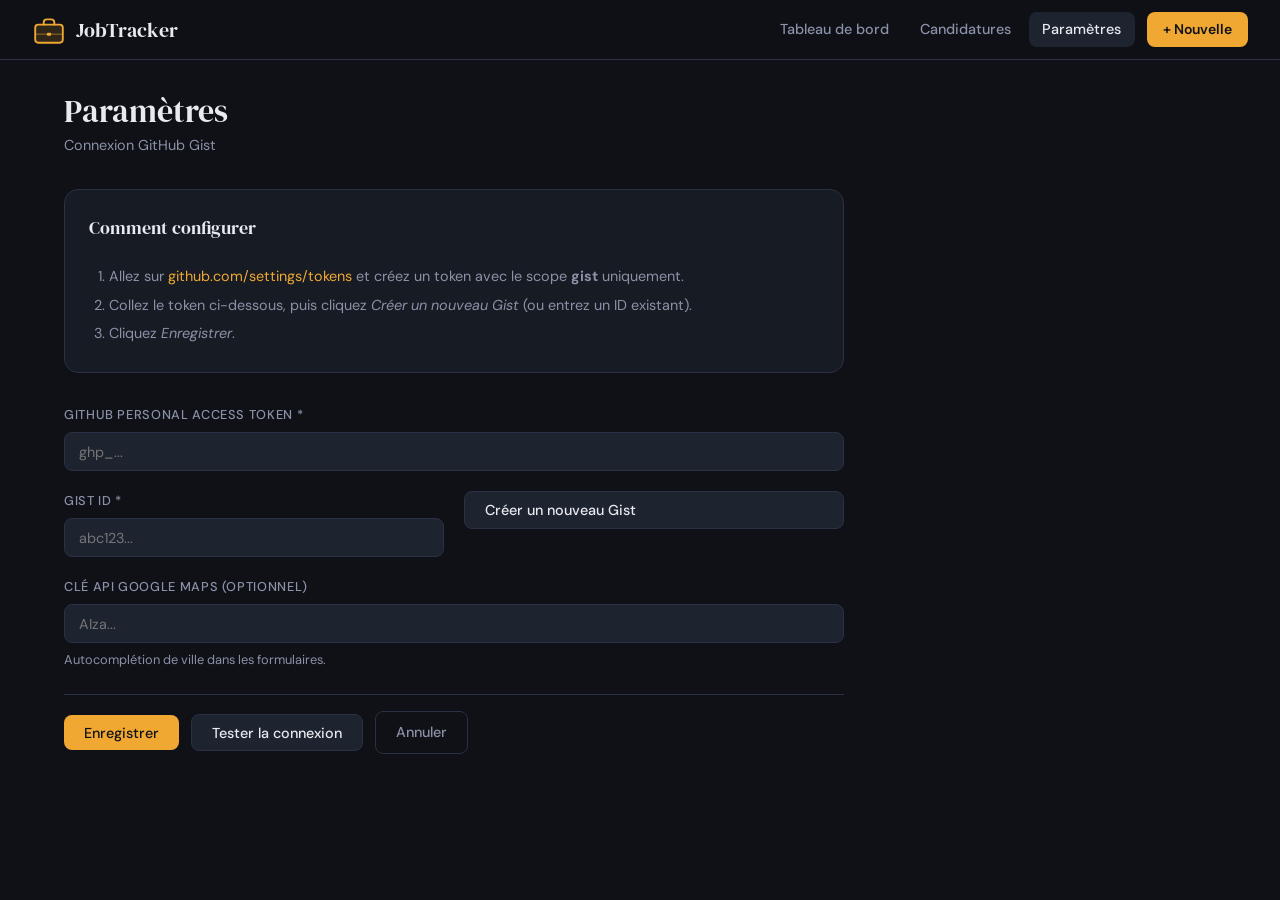
<file: index.html>
<!DOCTYPE html>
<html lang="fr">
<head>
  <meta charset="utf-8" />
  <meta name="viewport" content="width=device-width, initial-scale=1.0" />
  <title>Tableau de bord — JobTracker</title>
  <link rel="preconnect" href="https://fonts.googleapis.com">
  <link href="https://fonts.googleapis.com/css2?family=DM+Serif+Display:ital@0;1&family=DM+Sans:wght@300;400;500;600&display=swap" rel="stylesheet">
  <link rel="icon" type="image/svg+xml" href="[data-uri]" />
  <link rel="stylesheet" href="./css/site.css" />
</head>
<body>
<nav class="navbar">
  <a class="navbar-brand" href="./index.html">
    <svg class="brand-logo" width="34" height="34" viewBox="0 0 32 32" fill="none" xmlns="http://www.w3.org/2000/svg" aria-hidden="true">
      <rect x="3" y="11" width="26" height="17" rx="3" fill="#f0a832" opacity="0.15"/>
      <rect x="3" y="11" width="26" height="17" rx="3" stroke="#f0a832" stroke-width="1.75"/>
      <path d="M11 11V9C11 7.34 12.34 6 14 6H18C19.66 6 21 7.34 21 9V11" stroke="#f0a832" stroke-width="1.75" stroke-linecap="round"/>
      <line x1="3" y1="20" x2="29" y2="20" stroke="#f0a832" stroke-width="1.5" opacity="0.35"/>
      <rect x="14" y="18.5" width="4" height="3" rx="1" fill="#f0a832"/>
    </svg>
    <span class="brand-text">JobTracker</span>
  </a>
  <div class="nav-links">
    <a href="./index.html" class="nav-link active">Tableau de bord</a>
    <a href="./applications.html" class="nav-link">Candidatures</a>
    <a href="./settings.html" class="nav-link">Paramètres</a>
    <a href="./create.html" class="nav-btn">+ Nouvelle</a>
  </div>
</nav>
<main class="main-content">
  <div id="errorBanner" style="display:none;" class="toast toast-error"></div>
  <div class="dashboard">
    <div class="page-header">
      <h1 class="page-title">Tableau de bord</h1>
      <p class="page-subtitle">Votre recherche d'emploi en un coup d'œil</p>
    </div>
    <div class="stats-grid">
      <div class="stat-card stat-total"><div class="stat-value" id="s-total">…</div><div class="stat-label">Total</div></div>
      <div class="stat-card stat-progress"><div class="stat-value" id="s-progress">…</div><div class="stat-label">En cours</div></div>
      <div class="stat-card stat-offer"><div class="stat-value" id="s-offers">…</div><div class="stat-label">Offres</div></div>
      <div class="stat-card stat-rejected"><div class="stat-value" id="s-refused">…</div><div class="stat-label">Refusés</div></div>
      <div class="stat-card stat-silent"><div class="stat-value" id="s-noresponse">…</div><div class="stat-label">Sans réponse</div></div>
    </div>
    <div class="dashboard-bottom">
      <div class="panel">
        <h2 class="panel-title">Répartition par statut</h2>
        <div id="breakdownList" class="breakdown-list"></div>
      </div>
      <div class="panel">
        <h2 class="panel-title">Candidatures récentes</h2>
        <div id="recentList"></div>
      </div>
    </div>
  </div>
</main>
<script src="./js/gist.js"></script>
<script src="./js/app.js"></script>
<script>
(async () => {
  if (!hasSettings()) { window.location.href = './settings.html'; return; }

  const IN_PROGRESS = new Set([
    STATUS.AppelRecruteur, STATUS.EntretienRecruteur, STATUS.AttenteRecruteur,
    STATUS.EntretienTech, STATUS.AttenteTech, STATUS.TestTechnique,
    STATUS.AttenteTest, STATUS.EntretienRH, STATUS.AttenteRH
  ]);

  let apps;
  try {
    apps = await readApplications();
  } catch (e) {
    const b = document.getElementById('errorBanner');
    b.style.display = '';
    b.innerHTML = `✕ Impossible de lire le Gist : ${e.message}. <a href="./settings.html">Vérifier les paramètres →</a>`;
    ['s-total','s-progress','s-offers','s-refused','s-noresponse'].forEach(id => {
      document.getElementById(id).textContent = '–';
    });
    return;
  }

  const { apps: transitioned, changed } = applyAutoTransitions(apps);
  if (changed) {
    try { await writeApplications(transitioned); } catch (_) { /* best-effort */ }
  }

  const total      = transitioned.length;
  const inProgress = transitioned.filter(a => IN_PROGRESS.has(a.status)).length;
  const offers     = transitioned.filter(a => a.status === STATUS.Offre).length;
  const refused    = transitioned.filter(a => a.status === STATUS.Refuse).length;
  const noResponse = transitioned.filter(a => a.status === STATUS.SansReponse).length;

  document.getElementById('s-total').textContent      = total;
  document.getElementById('s-progress').textContent   = inProgress;
  document.getElementById('s-offers').textContent     = offers;
  document.getElementById('s-refused').textContent    = refused;
  document.getElementById('s-noresponse').textContent = noResponse;

  // Breakdown
  const counts = {};
  for (const app of transitioned) counts[app.status] = (counts[app.status] || 0) + 1;
  const sorted = Object.entries(counts).sort((a, b) => b[1] - a[1]);
  const breakdownList = document.getElementById('breakdownList');
  if (sorted.length === 0) {
    breakdownList.innerHTML = '<p class="empty-msg">Aucune candidature pour le moment.</p>';
  } else {
    breakdownList.innerHTML = sorted.map(([s, count]) => {
      const pct = total > 0 ? Math.round(count * 100 / total) : 0;
      const cls = STATUS_CLASS[s];
      return `<div class="breakdown-row">
        <div class="breakdown-info">
          <span class="status-dot status-${cls}"></span>
          <span class="breakdown-name">${STATUS_LABEL[s]}</span>
          <span class="breakdown-count">${count}</span>
        </div>
        <div class="breakdown-bar-wrap">
          <div class="breakdown-bar status-bar-${cls}" style="width:${pct}%"></div>
        </div>
      </div>`;
    }).join('');
  }

  // Recent (5 most recent by appliedDate)
  const recent = [...transitioned].sort((a, b) => new Date(b.appliedDate) - new Date(a.appliedDate)).slice(0, 5);
  const recentList = document.getElementById('recentList');
  if (recent.length === 0) {
    recentList.innerHTML = '<p class="empty-msg">Aucune candidature. <a href="./create.html">Ajoutez la première →</a></p>';
  } else {
    recentList.innerHTML = `<div class="recent-list">${recent.map(app => `
      <a href="./edit.html?id=${app.id}" class="recent-item">
        <div class="recent-info">
          <span class="recent-company">${app.companyName}</span>
          <span class="recent-role">${app.jobTitle}</span>
        </div>
        <div class="recent-meta">
          <span class="status-badge status-${STATUS_CLASS[app.status]}">${STATUS_LABEL[app.status]}</span>
          <span class="recent-date">${formatDateFr(app.appliedDate)}</span>
        </div>
      </a>`).join('')}</div>
      <a href="./applications.html" class="panel-link">Voir toutes les candidatures →</a>`;
  }
})();
</script>
</body>
</html>
</file>
<file: css/site.css>
/* ── Variables ── */
:root {
    --bg:        #0f1117;
    --surface:   #171b24;
    --surface2:  #1e2330;
    --border:    #2a3045;
    --text:      #e8eaf0;
    --text-muted:#8b92a8;
    --accent:    #f0a832;
    --accent-dim:#b87d20;

    --radius: 8px;
    --radius-lg: 14px;
    --font-display: 'DM Serif Display', Georgia, serif;
    --font-body:    'DM Sans', system-ui, sans-serif;
    --shadow: 0 4px 24px rgba(0,0,0,0.4);
}

/* ── Reset & Base ── */
*, *::before, *::after { box-sizing: border-box; margin: 0; padding: 0; }

html { font-size: 16px; scroll-behavior: smooth; }

body {
    background: var(--bg);
    color: var(--text);
    font-family: var(--font-body);
    font-weight: 400;
    line-height: 1.6;
    min-height: 100vh;
}

a { color: var(--accent); text-decoration: none; }
a:hover { text-decoration: underline; }

/* ── Navbar ── */
.navbar {
    position: sticky; top: 0; z-index: 100;
    display: flex; align-items: center; justify-content: space-between;
    padding: 0 2rem;
    height: 60px;
    background: rgba(15,17,23,0.85);
    backdrop-filter: blur(12px);
    border-bottom: 1px solid var(--border);
}

.navbar-brand {
    display: flex; align-items: center; gap: .6rem;
    font-family: var(--font-display); font-size: 1.25rem;
    color: var(--text); text-decoration: none;
}
.brand-logo {
    flex-shrink: 0;
    transition: transform .2s ease;
}
.navbar-brand:hover .brand-logo { transform: translateY(-1px); }

.nav-links { display: flex; align-items: center; gap: .25rem; }

.nav-link {
    padding: .4rem .85rem;
    color: var(--text-muted);
    border-radius: var(--radius);
    font-size: .9rem; font-weight: 500;
    transition: color .15s, background .15s;
    text-decoration: none;
}
.nav-link:hover { color: var(--text); background: var(--surface2); text-decoration: none; }
.nav-link.active { color: var(--text); background: var(--surface2); }

.nav-btn {
    margin-left: .5rem;
    padding: .4rem 1rem;
    background: var(--accent);
    color: #0f1117;
    border-radius: var(--radius);
    font-size: .875rem; font-weight: 600;
    transition: background .15s;
    text-decoration: none;
}
.nav-btn:hover { background: var(--accent-dim); text-decoration: none; color: #0f1117; }

/* ── Main ── */
.main-content {
    max-width: 1200px;
    margin: 0 auto;
    padding: 2rem 1.5rem;
}

/* ── Page Header ── */
.page-header {
    display: flex; align-items: flex-start; justify-content: space-between;
    margin-bottom: 2rem;
    gap: 1rem;
}
.page-title {
    font-family: var(--font-display);
    font-size: 2rem; font-weight: 400;
    color: var(--text);
    line-height: 1.2;
}
.page-subtitle { color: var(--text-muted); font-size: .9rem; margin-top: .2rem; }

/* ── Stats Grid ── */
.stats-grid {
    display: grid;
    grid-template-columns: repeat(5, 1fr);
    gap: 1rem;
    margin-bottom: 2rem;
}

@media (max-width: 900px) {
    .stats-grid { grid-template-columns: repeat(3, 1fr); }
}
@media (max-width: 560px) {
    .stats-grid { grid-template-columns: repeat(2, 1fr); }
}

.stat-card {
    background: var(--surface);
    border: 1px solid var(--border);
    border-radius: var(--radius-lg);
    padding: 1.4rem 1.2rem;
    display: flex; flex-direction: column; gap: .4rem;
    position: relative; overflow: hidden;
    transition: transform .2s, box-shadow .2s;
}
.stat-card::before {
    content: '';
    position: absolute; top: 0; left: 0; right: 0;
    height: 3px;
}
.stat-card:hover { transform: translateY(-2px); box-shadow: var(--shadow); }

.stat-total::before  { background: var(--accent); }
.stat-progress::before { background: var(--c-interview); }
.stat-offer::before  { background: var(--c-offer); }
.stat-rejected::before { background: var(--c-rejected); }
.stat-silent::before { background: var(--c-noresponse); }

.stat-value {
    font-family: var(--font-display);
    font-size: 2.4rem; line-height: 1;
    color: var(--text);
}
.stat-label { font-size: .8rem; color: var(--text-muted); font-weight: 500; text-transform: uppercase; letter-spacing: .05em; }

/* ── Dashboard Bottom ── */
.dashboard-bottom {
    display: grid;
    grid-template-columns: 1fr 1fr;
    gap: 1.5rem;
}
@media (max-width: 768px) {
    .dashboard-bottom { grid-template-columns: 1fr; }
}

/* ── Panel ── */
.panel {
    background: var(--surface);
    border: 1px solid var(--border);
    border-radius: var(--radius-lg);
    padding: 1.5rem;
}
.panel-title {
    font-family: var(--font-display);
    font-size: 1.1rem; font-weight: 400;
    margin-bottom: 1.25rem;
    color: var(--text);
}
.panel-link {
    display: inline-block;
    margin-top: 1rem;
    font-size: .85rem; color: var(--accent);
}
.panel-link:hover { text-decoration: underline; }

/* ── Breakdown bars ── */
.breakdown-list { display: flex; flex-direction: column; gap: .85rem; }
.breakdown-row {}
.breakdown-info {
    display: flex; align-items: center; gap: .5rem;
    margin-bottom: .3rem;
    font-size: .875rem;
}
.status-dot {
    width: 8px; height: 8px; border-radius: 50%; flex-shrink: 0;
}
.breakdown-count { margin-left: auto; color: var(--text-muted); }
.breakdown-bar-wrap {
    height: 5px; background: var(--surface2); border-radius: 99px; overflow: hidden;
}
.breakdown-bar {
    height: 100%; border-radius: 99px;
    transition: width .5s ease;
}

/* ── Recent list ── */
.recent-list { display: flex; flex-direction: column; gap: .5rem; }
.recent-item {
    display: flex; align-items: center; justify-content: space-between;
    padding: .75rem 1rem;
    border-radius: var(--radius);
    background: var(--surface2);
    transition: background .15s;
    text-decoration: none; color: var(--text);
    gap: 1rem;
}
.recent-item:hover { background: var(--border); text-decoration: none; color: var(--text); }
.recent-info { display: flex; flex-direction: column; gap: .1rem; min-width: 0; }
.recent-company { font-weight: 500; font-size: .9rem; white-space: nowrap; overflow: hidden; text-overflow: ellipsis; }
.recent-role { font-size: .8rem; color: var(--text-muted); white-space: nowrap; overflow: hidden; text-overflow: ellipsis; }
.recent-meta { display: flex; align-items: center; gap: .75rem; flex-shrink: 0; }
.recent-date { font-size: .8rem; color: var(--text-muted); }

/* ── Status color map ── */
:root {
    --c-candidature:        #5b8def;
    --c-appelrecruteur:     #34d399;
    --c-entretienrecruteur: #a78bfa;
    --c-attenterecruteur:   #c4b5fd;
    --c-entretientech:      #38bdf8;
    --c-attentetech:        #7dd3fc;
    --c-testtechnique:      #fb923c;
    --c-attentetest:        #fdba74;
    --c-entretienrh:        #f472b6;
    --c-attenterh:          #f9a8d4;
    --c-offre:              #4ade80;
    --c-refuse:             #f87171;
    --c-sansreponse:        #64748b;
}

/* Dots */
.status-dot.status-candidature        { background: var(--c-candidature); }
.status-dot.status-appelrecruteur     { background: var(--c-appelrecruteur); }
.status-dot.status-entretienrecruteur { background: var(--c-entretienrecruteur); }
.status-dot.status-attenterecruteur   { background: var(--c-attenterecruteur); }
.status-dot.status-entretientech      { background: var(--c-entretientech); }
.status-dot.status-attentetech        { background: var(--c-attentetech); }
.status-dot.status-testtechnique      { background: var(--c-testtechnique); }
.status-dot.status-attentetest        { background: var(--c-attentetest); }
.status-dot.status-entretienrh        { background: var(--c-entretienrh); }
.status-dot.status-attenterh          { background: var(--c-attenterh); }
.status-dot.status-offre              { background: var(--c-offre); }
.status-dot.status-refuse             { background: var(--c-refuse); }
.status-dot.status-sansreponse        { background: var(--c-sansreponse); }

/* Breakdown bars */
.breakdown-bar.status-bar-candidature        { background: var(--c-candidature); }
.breakdown-bar.status-bar-appelrecruteur     { background: var(--c-appelrecruteur); }
.breakdown-bar.status-bar-entretienrecruteur { background: var(--c-entretienrecruteur); }
.breakdown-bar.status-bar-attenterecruteur   { background: var(--c-attenterecruteur); }
.breakdown-bar.status-bar-entretientech      { background: var(--c-entretientech); }
.breakdown-bar.status-bar-attentetech        { background: var(--c-attentetech); }
.breakdown-bar.status-bar-testtechnique      { background: var(--c-testtechnique); }
.breakdown-bar.status-bar-attentetest        { background: var(--c-attentetest); }
.breakdown-bar.status-bar-entretienrh        { background: var(--c-entretienrh); }
.breakdown-bar.status-bar-attenterh          { background: var(--c-attenterh); }
.breakdown-bar.status-bar-offre              { background: var(--c-offre); }
.breakdown-bar.status-bar-refuse             { background: var(--c-refuse); }
.breakdown-bar.status-bar-sansreponse        { background: var(--c-sansreponse); }

/* Badges — tinted background + colored text */
.status-badge {
    display: inline-flex; align-items: center;
    padding: .2rem .75rem;
    border-radius: 99px;
    font-size: .72rem; font-weight: 600;
    letter-spacing: .02em;
    white-space: nowrap;
    border: 1px solid transparent;
}
.status-badge.status-candidature        { background: rgba(91,141,239,.15);  color: var(--c-candidature);        border-color: rgba(91,141,239,.3); }
.status-badge.status-appelrecruteur     { background: rgba(52,211,153,.15);  color: var(--c-appelrecruteur);     border-color: rgba(52,211,153,.3); }
.status-badge.status-entretienrecruteur { background: rgba(167,139,250,.15); color: var(--c-entretienrecruteur); border-color: rgba(167,139,250,.3); }
.status-badge.status-attenterecruteur   { background: rgba(196,181,253,.15); color: var(--c-attenterecruteur);   border-color: rgba(196,181,253,.3); }
.status-badge.status-entretientech      { background: rgba(56,189,248,.15);  color: var(--c-entretientech);      border-color: rgba(56,189,248,.3); }
.status-badge.status-attentetech        { background: rgba(125,211,252,.15); color: var(--c-attentetech);        border-color: rgba(125,211,252,.3); }
.status-badge.status-testtechnique      { background: rgba(251,146,60,.15);  color: var(--c-testtechnique);      border-color: rgba(251,146,60,.3); }
.status-badge.status-attentetest        { background: rgba(253,186,116,.15); color: var(--c-attentetest);        border-color: rgba(253,186,116,.3); }
.status-badge.status-entretienrh        { background: rgba(244,114,182,.15); color: var(--c-entretienrh);        border-color: rgba(244,114,182,.3); }
.status-badge.status-attenterh          { background: rgba(249,168,212,.15); color: var(--c-attenterh);          border-color: rgba(249,168,212,.3); }
.status-badge.status-offre              { background: rgba(74,222,128,.15);  color: var(--c-offre);              border-color: rgba(74,222,128,.3); }
.status-badge.status-refuse             { background: rgba(248,113,113,.15); color: var(--c-refuse);             border-color: rgba(248,113,113,.3); }
.status-badge.status-sansreponse        { background: rgba(100,116,139,.12); color: var(--c-sansreponse);        border-color: rgba(100,116,139,.25); }

/* ── Filters bar ── */
.filters-bar {
    display: flex; flex-wrap: wrap; gap: .75rem; align-items: center;
    margin-bottom: 1.5rem;
}
.filter-input, .filter-select {
    background: var(--surface);
    border: 1px solid var(--border);
    color: var(--text);
    border-radius: var(--radius);
    padding: .5rem .85rem;
    font-family: var(--font-body);
    font-size: .875rem;
    outline: none;
    transition: border-color .15s;
}
.filter-input { min-width: 220px; }
.filter-input:focus, .filter-select:focus { border-color: var(--accent); }
.filter-select option { background: var(--surface2); }

/* ── Table ── */
.app-table-wrap {
    background: var(--surface);
    border: 1px solid var(--border);
    border-radius: var(--radius-lg);
    overflow: hidden;
}
.app-table {
    width: 100%; border-collapse: collapse;
    font-size: .875rem;
}
.app-table thead tr {
    background: var(--surface2);
    border-bottom: 1px solid var(--border);
}
.app-table th {
    padding: .7rem .75rem;
    text-align: left;
    font-size: .75rem; font-weight: 600;
    text-transform: uppercase; letter-spacing: .06em;
    color: var(--text-muted);
}
.app-table td {
    padding: .7rem .75rem;
    vertical-align: middle;
    border-bottom: 1px solid var(--border);
}
.app-row:last-child td { border-bottom: none; }
.app-row { transition: background .12s; }
.app-row:hover { background: var(--surface2); }

.td-company { font-weight: 500; }
.td-role { color: var(--text-muted); }
.td-location { color: var(--text-muted); font-size: .8rem; }
.td-date { color: var(--text-muted); white-space: nowrap; }

.company-link { color: var(--text); font-weight: 500; }
.company-link:hover { color: var(--accent); text-decoration: none; }
.ext-icon { font-size: .7rem; color: var(--text-muted); }

/* ── Inline status select ── */
.status-select {
    appearance: none;
    border: none; outline: none;
    padding: .25rem .55rem;
    border-radius: 99px;
    font-size: .72rem; font-weight: 600;
    color: #0f1117;
    cursor: pointer;
    font-family: var(--font-body);
    max-width: 160px;
}
.status-select.status-candidature        { background: var(--c-candidature);        color: #0a0f1e; }
.status-select.status-appelrecruteur     { background: var(--c-appelrecruteur);     color: #0a0f1e; }
.status-select.status-entretienrecruteur { background: var(--c-entretienrecruteur); color: #0a0f1e; }
.status-select.status-attenterecruteur   { background: var(--c-attenterecruteur);   color: #0a0f1e; }
.status-select.status-entretientech      { background: var(--c-entretientech);      color: #0a0f1e; }
.status-select.status-attentetech        { background: var(--c-attentetech);        color: #0a0f1e; }
.status-select.status-testtechnique      { background: var(--c-testtechnique);      color: #0a0f1e; }
.status-select.status-attentetest        { background: var(--c-attentetest);        color: #0a0f1e; }
.status-select.status-entretienrh        { background: var(--c-entretienrh);        color: #0a0f1e; }
.status-select.status-attenterh          { background: var(--c-attenterh);          color: #0a0f1e; }
.status-select.status-offre              { background: var(--c-offre);              color: #0a0f1e; }
.status-select.status-refuse             { background: var(--c-refuse);             color: #0a0f1e; }
.status-select.status-sansreponse        { background: var(--c-sansreponse);        color: #e8eaf0; }

/* ── Actions ── */
.td-actions { white-space: nowrap; }
.action-btn {
    background: none; border: none;
    color: var(--text-muted);
    cursor: pointer; padding: .3rem .5rem;
    border-radius: var(--radius);
    font-size: 1rem;
    transition: color .15s, background .15s;
}
.action-btn:hover { color: var(--text); background: var(--surface2); }
.action-delete:hover { color: var(--c-rejected) !important; }

/* ── Buttons ── */
.btn {
    display: inline-flex; align-items: center; gap: .4rem;
    padding: .55rem 1.25rem;
    border-radius: var(--radius);
    font-family: var(--font-body); font-size: .9rem; font-weight: 500;
    cursor: pointer; border: none; transition: background .15s, color .15s, opacity .15s;
    text-decoration: none; white-space: nowrap;
}
.btn:hover { text-decoration: none; }
.btn-primary  { background: var(--accent); color: #0f1117; }
.btn-primary:hover  { background: var(--accent-dim); color: #0f1117; }
.btn-secondary { background: var(--surface2); color: var(--text); border: 1px solid var(--border); }
.btn-secondary:hover { background: var(--border); }
.btn-ghost  { background: transparent; color: var(--text-muted); border: 1px solid var(--border); }
.btn-ghost:hover  { color: var(--text); background: var(--surface2); }
.btn-danger { background: rgba(248,113,113,.15); color: var(--c-rejected); border: 1px solid rgba(248,113,113,.3); }
.btn-danger:hover { background: rgba(248,113,113,.25); }

/* ── Form ── */
.page-container { }
.page-narrow { max-width: 780px; }

.form-grid {
    display: grid;
    grid-template-columns: 1fr 1fr;
    gap: 1.25rem;
    margin-bottom: 1.5rem;
}
.form-col-2 { grid-column: span 1; }
.form-col-full { grid-column: 1 / -1; }
@media (max-width: 600px) {
    .form-grid { grid-template-columns: 1fr; }
    .form-col-2 { grid-column: 1; }
}

.form-group { display: flex; flex-direction: column; gap: .4rem; }
.form-label { font-size: .8rem; font-weight: 500; color: var(--text-muted); text-transform: uppercase; letter-spacing: .05em; }
.form-input, .form-select {
    background: var(--surface2);
    border: 1px solid var(--border);
    color: var(--text);
    border-radius: var(--radius);
    padding: .6rem .85rem;
    font-family: var(--font-body); font-size: .9rem;
    outline: none; transition: border-color .15s;
    width: 100%;
}
.form-input:focus, .form-select:focus { border-color: var(--accent); }
.form-textarea { resize: vertical; min-height: 100px; }
.form-select option { background: var(--surface2); }
.form-error { color: var(--c-rejected); font-size: .8rem; }

.form-actions {
    display: flex; align-items: center; gap: .75rem; flex-wrap: wrap;
    padding-top: 1rem;
    border-top: 1px solid var(--border);
}

/* ── Empty state ── */
.empty-state {
    display: flex; flex-direction: column; align-items: center; justify-content: center;
    gap: 1rem; padding: 4rem 2rem;
    text-align: center; color: var(--text-muted);
}
.empty-icon { font-size: 2.5rem; color: var(--border); }
.empty-msg { color: var(--text-muted); font-size: .9rem; }
.empty-msg a { color: var(--accent); }

/* ── Toast ── */
.toast {
    display: flex; align-items: center; gap: .75rem;
    padding: .85rem 1.25rem;
    border-radius: var(--radius);
    margin-bottom: 1.5rem;
    font-size: .9rem; font-weight: 500;
    animation: slideIn .3s ease;
}
.toast-success {
    background: rgba(74,222,128,.12);
    border: 1px solid rgba(74,222,128,.3);
    color: var(--c-offer);
}

@keyframes slideIn {
    from { opacity: 0; transform: translateY(-8px); }
    to   { opacity: 1; transform: translateY(0); }
}

/* ── Scrollbar ── */
::-webkit-scrollbar { width: 8px; height: 8px; }
::-webkit-scrollbar-track { background: var(--bg); }
::-webkit-scrollbar-thumb { background: var(--border); border-radius: 4px; }
::-webkit-scrollbar-thumb:hover { background: var(--text-muted); }

/* ── URL Import Panel ── */
.url-import-panel {
    margin-bottom: 1.25rem;
    border-color: var(--accent);
    background: linear-gradient(135deg, var(--surface) 0%, rgba(240,168,50,.05) 100%);
}
.import-label {
    font-size: .75rem; font-weight: 600;
    text-transform: uppercase; letter-spacing: .06em;
    color: var(--accent);
    margin-bottom: .75rem;
}
.url-import-row {
    display: flex; gap: .75rem; align-items: center;
}
.url-import-row .form-input {
    flex: 1;
}
.import-status {
    display: flex; align-items: center; gap: .5rem;
    margin-top: .85rem;
    padding: .65rem 1rem;
    border-radius: var(--radius);
    font-size: .875rem;
    line-height: 1.4;
}
.import-success {
    background: rgba(74,222,128,.1);
    border: 1px solid rgba(74,222,128,.25);
    color: var(--c-offer);
}
.import-warn {
    background: rgba(251,191,36,.08);
    border: 1px solid rgba(251,191,36,.25);
    color: #fbbf24;
}
.import-error {
    background: rgba(248,113,113,.1);
    border: 1px solid rgba(248,113,113,.25);
    color: var(--c-rejected);
}

.import-loading {
    background: rgba(240,168,50,.08);
    border: 1px solid rgba(240,168,50,.25);
    color: var(--accent);
    animation: pulse 1.5s ease-in-out infinite;
}
@keyframes pulse {
    0%, 100% { opacity: 1; }
    50%       { opacity: .5; }
}

/* ── Location autocomplete ── */
.location-wrap {
    position: relative;
}
.location-wrap .form-input {
    padding-right: 2.2rem;
}
.location-pin {
    position: absolute; right: .7rem; top: 50%;
    transform: translateY(-50%);
    font-size: .9rem; pointer-events: none;
    opacity: .5;
}

/* Override Google Places dropdown to match dark theme */
.pac-container {
    background: #1e2330;
    border: 1px solid #2a3045;
    border-radius: 8px;
    margin-top: 4px;
    box-shadow: 0 8px 32px rgba(0,0,0,.5);
    font-family: 'DM Sans', system-ui, sans-serif;
}
.pac-item {
    padding: .55rem 1rem;
    color: #8b92a8;
    font-size: .875rem;
    border-top: 1px solid #2a3045;
    cursor: pointer;
}
.pac-item:first-child { border-top: none; }
.pac-item:hover,
.pac-item-selected { background: #2a3045 !important; color: #e8eaf0; }
.pac-item-query { color: #e8eaf0; font-size: .875rem; }
.pac-matched { color: #f0a832; font-weight: 600; }
.pac-icon { display: none; } /* hide Google's default pin icon */

/* ── Page header actions group ── */
.page-header-actions {
    display: flex; align-items: center; gap: .5rem; flex-wrap: wrap;
}

/* ── Error toast ── */
.toast-error {
    background: rgba(248,113,113,.12);
    border: 1px solid rgba(248,113,113,.3);
    color: #f87171;
}

/* ── Interview date column ── */
.td-interview { white-space: nowrap; }
.td-interview-terminal { text-align: center; }
.interview-date-past {
    font-size: .8rem;
    color: var(--text-muted);
    font-style: italic;
}
.event-date-terminal {
    font-size: .8rem;
    color: var(--text-muted);
    opacity: .6;
}
.interview-date-input {
    background: var(--surface2);
    border: 1px dashed var(--border);
    color: var(--text);
    border-radius: var(--radius);
    padding: .2rem .4rem;
    font-size: .78rem;
    font-family: var(--font-body);
    width: 158px;
    cursor: pointer;
    outline: none;
    transition: border-color .15s;
}
.interview-date-input:focus { border-color: var(--accent); }
.interview-hidden { display: none; }

/* ── Teams column ── */
.td-teams { text-align: center; width: 48px; }
.teams-link {
    font-size: 1.1rem;
    text-decoration: none;
    opacity: .75;
    transition: opacity .15s;
}
.teams-link:hover { opacity: 1; text-decoration: none; }

/* ── Star rating ── */
.star-picker { display: flex; gap: .1rem; align-items: center; }
.star-btn {
    background: none;
    border: none;
    cursor: pointer;
    font-size: 1.6rem;
    color: var(--text-muted);
    padding: 0 .1rem;
    line-height: 1;
    transition: color .1s;
}
.star-btn.lit { color: var(--accent); }

.td-rating { white-space: nowrap; }
.star-display { font-size: .95rem; color: var(--accent); letter-spacing: .05em; }
.star-display .s-off { color: var(--surface2); }

/* ── Salary column ── */
.td-salary {
    color: var(--accent);
    font-variant-numeric: tabular-nums;
    white-space: nowrap;
    font-size: .85rem;
}
.td-salary .text-muted { color: var(--text-muted); }

/* ── Refusal mail action button ── */
.action-refusal { color: #f87171; }
.action-refusal:hover { color: #fca5a5; background: rgba(248,113,113,.1); }

/* ── CV page ── */
.btn-upload {
    display: inline-flex; align-items: center; gap: .5rem;
    padding: .5rem 1.1rem;
    background: var(--surface2);
    border: 1px solid var(--border);
    border-radius: var(--radius);
    color: var(--text);
    font-size: .875rem; font-weight: 500;
    cursor: pointer;
    transition: background .15s, border-color .15s;
    white-space: nowrap;
}
.btn-upload:hover { background: var(--border); border-color: var(--accent); }

.cv-viewer-wrap {
    background: var(--surface);
    border: 1px solid var(--border);
    border-radius: var(--radius-lg);
    overflow: hidden;
    height: calc(100vh - 180px);
    min-height: 500px;
}
.cv-embed {
    width: 100%; height: 100%;
    display: block;
    border: none;
}

.cv-empty {
    display: flex; flex-direction: column; align-items: center; justify-content: center;
    gap: .75rem;
    padding: 5rem 2rem;
    text-align: center;
    color: var(--text-muted);
    background: var(--surface);
    border: 1px solid var(--border);
    border-radius: var(--radius-lg);
}
.cv-empty p { font-size: .95rem; }
.cv-empty .text-muted { font-size: .85rem; color: var(--text-muted); opacity: .7; }
</file>
<file: docs/css/site.css>
/* ── Variables ── */
:root {
    --bg:        #0f1117;
    --surface:   #171b24;
    --surface2:  #1e2330;
    --border:    #2a3045;
    --text:      #e8eaf0;
    --text-muted:#8b92a8;
    --accent:    #f0a832;
    --accent-dim:#b87d20;

    --radius: 8px;
    --radius-lg: 14px;
    --font-display: 'DM Serif Display', Georgia, serif;
    --font-body:    'DM Sans', system-ui, sans-serif;
    --shadow: 0 4px 24px rgba(0,0,0,0.4);
}

/* ── Reset & Base ── */
*, *::before, *::after { box-sizing: border-box; margin: 0; padding: 0; }

html { font-size: 16px; scroll-behavior: smooth; }

body {
    background: var(--bg);
    color: var(--text);
    font-family: var(--font-body);
    font-weight: 400;
    line-height: 1.6;
    min-height: 100vh;
}

a { color: var(--accent); text-decoration: none; }
a:hover { text-decoration: underline; }

/* ── Navbar ── */
.navbar {
    position: sticky; top: 0; z-index: 100;
    display: flex; align-items: center; justify-content: space-between;
    padding: 0 2rem;
    height: 60px;
    background: rgba(15,17,23,0.85);
    backdrop-filter: blur(12px);
    border-bottom: 1px solid var(--border);
}

.navbar-brand {
    display: flex; align-items: center; gap: .6rem;
    font-family: var(--font-display); font-size: 1.25rem;
    color: var(--text); text-decoration: none;
}
.brand-logo {
    flex-shrink: 0;
    transition: transform .2s ease;
}
.navbar-brand:hover .brand-logo { transform: translateY(-1px); }

.nav-links { display: flex; align-items: center; gap: .25rem; }

.nav-link {
    padding: .4rem .85rem;
    color: var(--text-muted);
    border-radius: var(--radius);
    font-size: .9rem; font-weight: 500;
    transition: color .15s, background .15s;
    text-decoration: none;
}
.nav-link:hover { color: var(--text); background: var(--surface2); text-decoration: none; }
.nav-link.active { color: var(--text); background: var(--surface2); }

.nav-btn {
    margin-left: .5rem;
    padding: .4rem 1rem;
    background: var(--accent);
    color: #0f1117;
    border-radius: var(--radius);
    font-size: .875rem; font-weight: 600;
    transition: background .15s;
    text-decoration: none;
}
.nav-btn:hover { background: var(--accent-dim); text-decoration: none; color: #0f1117; }

/* ── Main ── */
.main-content {
    max-width: 1200px;
    margin: 0 auto;
    padding: 2rem 1.5rem;
}

/* ── Page Header ── */
.page-header {
    display: flex; align-items: flex-start; justify-content: space-between;
    margin-bottom: 2rem;
    gap: 1rem;
}
.page-title {
    font-family: var(--font-display);
    font-size: 2rem; font-weight: 400;
    color: var(--text);
    line-height: 1.2;
}
.page-subtitle { color: var(--text-muted); font-size: .9rem; margin-top: .2rem; }

/* ── Stats Grid ── */
.stats-grid {
    display: grid;
    grid-template-columns: repeat(5, 1fr);
    gap: 1rem;
    margin-bottom: 2rem;
}

@media (max-width: 900px) {
    .stats-grid { grid-template-columns: repeat(3, 1fr); }
}
@media (max-width: 560px) {
    .stats-grid { grid-template-columns: repeat(2, 1fr); }
}

.stat-card {
    background: var(--surface);
    border: 1px solid var(--border);
    border-radius: var(--radius-lg);
    padding: 1.4rem 1.2rem;
    display: flex; flex-direction: column; gap: .4rem;
    position: relative; overflow: hidden;
    transition: transform .2s, box-shadow .2s;
}
.stat-card::before {
    content: '';
    position: absolute; top: 0; left: 0; right: 0;
    height: 3px;
}
.stat-card:hover { transform: translateY(-2px); box-shadow: var(--shadow); }

.stat-total::before  { background: var(--accent); }
.stat-progress::before { background: var(--c-interview); }
.stat-offer::before  { background: var(--c-offer); }
.stat-rejected::before { background: var(--c-rejected); }
.stat-silent::before { background: var(--c-noresponse); }

.stat-value {
    font-family: var(--font-display);
    font-size: 2.4rem; line-height: 1;
    color: var(--text);
}
.stat-label { font-size: .8rem; color: var(--text-muted); font-weight: 500; text-transform: uppercase; letter-spacing: .05em; }

/* ── Dashboard Bottom ── */
.dashboard-bottom {
    display: grid;
    grid-template-columns: 1fr 1fr;
    gap: 1.5rem;
}
@media (max-width: 768px) {
    .dashboard-bottom { grid-template-columns: 1fr; }
}

/* ── Panel ── */
.panel {
    background: var(--surface);
    border: 1px solid var(--border);
    border-radius: var(--radius-lg);
    padding: 1.5rem;
}
.panel-title {
    font-family: var(--font-display);
    font-size: 1.1rem; font-weight: 400;
    margin-bottom: 1.25rem;
    color: var(--text);
}
.panel-link {
    display: inline-block;
    margin-top: 1rem;
    font-size: .85rem; color: var(--accent);
}
.panel-link:hover { text-decoration: underline; }

/* ── Breakdown bars ── */
.breakdown-list { display: flex; flex-direction: column; gap: .85rem; }
.breakdown-row {}
.breakdown-info {
    display: flex; align-items: center; gap: .5rem;
    margin-bottom: .3rem;
    font-size: .875rem;
}
.status-dot {
    width: 8px; height: 8px; border-radius: 50%; flex-shrink: 0;
}
.breakdown-count { margin-left: auto; color: var(--text-muted); }
.breakdown-bar-wrap {
    height: 5px; background: var(--surface2); border-radius: 99px; overflow: hidden;
}
.breakdown-bar {
    height: 100%; border-radius: 99px;
    transition: width .5s ease;
}

/* ── Recent list ── */
.recent-list { display: flex; flex-direction: column; gap: .5rem; }
.recent-item {
    display: flex; align-items: center; justify-content: space-between;
    padding: .75rem 1rem;
    border-radius: var(--radius);
    background: var(--surface2);
    transition: background .15s;
    text-decoration: none; color: var(--text);
    gap: 1rem;
}
.recent-item:hover { background: var(--border); text-decoration: none; color: var(--text); }
.recent-info { display: flex; flex-direction: column; gap: .1rem; min-width: 0; }
.recent-company { font-weight: 500; font-size: .9rem; white-space: nowrap; overflow: hidden; text-overflow: ellipsis; }
.recent-role { font-size: .8rem; color: var(--text-muted); white-space: nowrap; overflow: hidden; text-overflow: ellipsis; }
.recent-meta { display: flex; align-items: center; gap: .75rem; flex-shrink: 0; }
.recent-date { font-size: .8rem; color: var(--text-muted); }

/* ── Status color map ── */
:root {
    --c-candidature:        #5b8def;
    --c-appelrecruteur:     #34d399;
    --c-entretienrecruteur: #a78bfa;
    --c-attenterecruteur:   #c4b5fd;
    --c-entretientech:      #38bdf8;
    --c-attentetech:        #7dd3fc;
    --c-testtechnique:      #fb923c;
    --c-attentetest:        #fdba74;
    --c-entretienrh:        #f472b6;
    --c-attenterh:          #f9a8d4;
    --c-offre:              #4ade80;
    --c-refuse:             #f87171;
    --c-sansreponse:        #64748b;
}

/* Dots */
.status-dot.status-candidature        { background: var(--c-candidature); }
.status-dot.status-appelrecruteur     { background: var(--c-appelrecruteur); }
.status-dot.status-entretienrecruteur { background: var(--c-entretienrecruteur); }
.status-dot.status-attenterecruteur   { background: var(--c-attenterecruteur); }
.status-dot.status-entretientech      { background: var(--c-entretientech); }
.status-dot.status-attentetech        { background: var(--c-attentetech); }
.status-dot.status-testtechnique      { background: var(--c-testtechnique); }
.status-dot.status-attentetest        { background: var(--c-attentetest); }
.status-dot.status-entretienrh        { background: var(--c-entretienrh); }
.status-dot.status-attenterh          { background: var(--c-attenterh); }
.status-dot.status-offre              { background: var(--c-offre); }
.status-dot.status-refuse             { background: var(--c-refuse); }
.status-dot.status-sansreponse        { background: var(--c-sansreponse); }

/* Breakdown bars */
.breakdown-bar.status-bar-candidature        { background: var(--c-candidature); }
.breakdown-bar.status-bar-appelrecruteur     { background: var(--c-appelrecruteur); }
.breakdown-bar.status-bar-entretienrecruteur { background: var(--c-entretienrecruteur); }
.breakdown-bar.status-bar-attenterecruteur   { background: var(--c-attenterecruteur); }
.breakdown-bar.status-bar-entretientech      { background: var(--c-entretientech); }
.breakdown-bar.status-bar-attentetech        { background: var(--c-attentetech); }
.breakdown-bar.status-bar-testtechnique      { background: var(--c-testtechnique); }
.breakdown-bar.status-bar-attentetest        { background: var(--c-attentetest); }
.breakdown-bar.status-bar-entretienrh        { background: var(--c-entretienrh); }
.breakdown-bar.status-bar-attenterh          { background: var(--c-attenterh); }
.breakdown-bar.status-bar-offre              { background: var(--c-offre); }
.breakdown-bar.status-bar-refuse             { background: var(--c-refuse); }
.breakdown-bar.status-bar-sansreponse        { background: var(--c-sansreponse); }

/* Badges — tinted background + colored text */
.status-badge {
    display: inline-flex; align-items: center;
    padding: .2rem .75rem;
    border-radius: 99px;
    font-size: .72rem; font-weight: 600;
    letter-spacing: .02em;
    white-space: nowrap;
    border: 1px solid transparent;
}
.status-badge.status-candidature        { background: rgba(91,141,239,.15);  color: var(--c-candidature);        border-color: rgba(91,141,239,.3); }
.status-badge.status-appelrecruteur     { background: rgba(52,211,153,.15);  color: var(--c-appelrecruteur);     border-color: rgba(52,211,153,.3); }
.status-badge.status-entretienrecruteur { background: rgba(167,139,250,.15); color: var(--c-entretienrecruteur); border-color: rgba(167,139,250,.3); }
.status-badge.status-attenterecruteur   { background: rgba(196,181,253,.15); color: var(--c-attenterecruteur);   border-color: rgba(196,181,253,.3); }
.status-badge.status-entretientech      { background: rgba(56,189,248,.15);  color: var(--c-entretientech);      border-color: rgba(56,189,248,.3); }
.status-badge.status-attentetech        { background: rgba(125,211,252,.15); color: var(--c-attentetech);        border-color: rgba(125,211,252,.3); }
.status-badge.status-testtechnique      { background: rgba(251,146,60,.15);  color: var(--c-testtechnique);      border-color: rgba(251,146,60,.3); }
.status-badge.status-attentetest        { background: rgba(253,186,116,.15); color: var(--c-attentetest);        border-color: rgba(253,186,116,.3); }
.status-badge.status-entretienrh        { background: rgba(244,114,182,.15); color: var(--c-entretienrh);        border-color: rgba(244,114,182,.3); }
.status-badge.status-attenterh          { background: rgba(249,168,212,.15); color: var(--c-attenterh);          border-color: rgba(249,168,212,.3); }
.status-badge.status-offre              { background: rgba(74,222,128,.15);  color: var(--c-offre);              border-color: rgba(74,222,128,.3); }
.status-badge.status-refuse             { background: rgba(248,113,113,.15); color: var(--c-refuse);             border-color: rgba(248,113,113,.3); }
.status-badge.status-sansreponse        { background: rgba(100,116,139,.12); color: var(--c-sansreponse);        border-color: rgba(100,116,139,.25); }

/* ── Filters bar ── */
.filters-bar {
    display: flex; flex-wrap: wrap; gap: .75rem; align-items: center;
    margin-bottom: 1.5rem;
}
.filter-input, .filter-select {
    background: var(--surface);
    border: 1px solid var(--border);
    color: var(--text);
    border-radius: var(--radius);
    padding: .5rem .85rem;
    font-family: var(--font-body);
    font-size: .875rem;
    outline: none;
    transition: border-color .15s;
}
.filter-input { min-width: 220px; }
.filter-input:focus, .filter-select:focus { border-color: var(--accent); }
.filter-select option { background: var(--surface2); }

/* ── Table ── */
.app-table-wrap {
    background: var(--surface);
    border: 1px solid var(--border);
    border-radius: var(--radius-lg);
    overflow: hidden;
}
.app-table {
    width: 100%; border-collapse: collapse;
    font-size: .875rem;
}
.app-table thead tr {
    background: var(--surface2);
    border-bottom: 1px solid var(--border);
}
.app-table th {
    padding: .7rem .75rem;
    text-align: left;
    font-size: .75rem; font-weight: 600;
    text-transform: uppercase; letter-spacing: .06em;
    color: var(--text-muted);
}
.app-table td {
    padding: .7rem .75rem;
    vertical-align: middle;
    border-bottom: 1px solid var(--border);
}
.app-row:last-child td { border-bottom: none; }
.app-row { transition: background .12s; }
.app-row:hover { background: var(--surface2); }

.td-company { font-weight: 500; }
.td-role { color: var(--text-muted); }
.td-location { color: var(--text-muted); font-size: .8rem; }
.td-date { color: var(--text-muted); white-space: nowrap; }

.company-link { color: var(--text); font-weight: 500; }
.company-link:hover { color: var(--accent); text-decoration: none; }
.ext-icon { font-size: .7rem; color: var(--text-muted); }

/* ── Inline status select ── */
.status-select {
    appearance: none;
    border: none; outline: none;
    padding: .25rem .55rem;
    border-radius: 99px;
    font-size: .72rem; font-weight: 600;
    color: #0f1117;
    cursor: pointer;
    font-family: var(--font-body);
    max-width: 160px;
}
.status-select.status-candidature        { background: var(--c-candidature);        color: #0a0f1e; }
.status-select.status-appelrecruteur     { background: var(--c-appelrecruteur);     color: #0a0f1e; }
.status-select.status-entretienrecruteur { background: var(--c-entretienrecruteur); color: #0a0f1e; }
.status-select.status-attenterecruteur   { background: var(--c-attenterecruteur);   color: #0a0f1e; }
.status-select.status-entretientech      { background: var(--c-entretientech);      color: #0a0f1e; }
.status-select.status-attentetech        { background: var(--c-attentetech);        color: #0a0f1e; }
.status-select.status-testtechnique      { background: var(--c-testtechnique);      color: #0a0f1e; }
.status-select.status-attentetest        { background: var(--c-attentetest);        color: #0a0f1e; }
.status-select.status-entretienrh        { background: var(--c-entretienrh);        color: #0a0f1e; }
.status-select.status-attenterh          { background: var(--c-attenterh);          color: #0a0f1e; }
.status-select.status-offre              { background: var(--c-offre);              color: #0a0f1e; }
.status-select.status-refuse             { background: var(--c-refuse);             color: #0a0f1e; }
.status-select.status-sansreponse        { background: var(--c-sansreponse);        color: #e8eaf0; }

/* ── Actions ── */
.td-actions { white-space: nowrap; }
.action-btn {
    background: none; border: none;
    color: var(--text-muted);
    cursor: pointer; padding: .3rem .5rem;
    border-radius: var(--radius);
    font-size: 1rem;
    transition: color .15s, background .15s;
}
.action-btn:hover { color: var(--text); background: var(--surface2); }
.action-delete:hover { color: var(--c-rejected) !important; }

/* ── Buttons ── */
.btn {
    display: inline-flex; align-items: center; gap: .4rem;
    padding: .55rem 1.25rem;
    border-radius: var(--radius);
    font-family: var(--font-body); font-size: .9rem; font-weight: 500;
    cursor: pointer; border: none; transition: background .15s, color .15s, opacity .15s;
    text-decoration: none; white-space: nowrap;
}
.btn:hover { text-decoration: none; }
.btn-primary  { background: var(--accent); color: #0f1117; }
.btn-primary:hover  { background: var(--accent-dim); color: #0f1117; }
.btn-secondary { background: var(--surface2); color: var(--text); border: 1px solid var(--border); }
.btn-secondary:hover { background: var(--border); }
.btn-ghost  { background: transparent; color: var(--text-muted); border: 1px solid var(--border); }
.btn-ghost:hover  { color: var(--text); background: var(--surface2); }
.btn-danger { background: rgba(248,113,113,.15); color: var(--c-rejected); border: 1px solid rgba(248,113,113,.3); }
.btn-danger:hover { background: rgba(248,113,113,.25); }

/* ── Form ── */
.page-container { }
.page-narrow { max-width: 780px; }

.form-grid {
    display: grid;
    grid-template-columns: 1fr 1fr;
    gap: 1.25rem;
    margin-bottom: 1.5rem;
}
.form-col-2 { grid-column: span 1; }
.form-col-full { grid-column: 1 / -1; }
@media (max-width: 600px) {
    .form-grid { grid-template-columns: 1fr; }
    .form-col-2 { grid-column: 1; }
}

.form-group { display: flex; flex-direction: column; gap: .4rem; }
.form-label { font-size: .8rem; font-weight: 500; color: var(--text-muted); text-transform: uppercase; letter-spacing: .05em; }
.form-input, .form-select {
    background: var(--surface2);
    border: 1px solid var(--border);
    color: var(--text);
    border-radius: var(--radius);
    padding: .6rem .85rem;
    font-family: var(--font-body); font-size: .9rem;
    outline: none; transition: border-color .15s;
    width: 100%;
}
.form-input:focus, .form-select:focus { border-color: var(--accent); }
.form-textarea { resize: vertical; min-height: 100px; }
.form-select option { background: var(--surface2); }
.form-error { color: var(--c-rejected); font-size: .8rem; }

.form-actions {
    display: flex; align-items: center; gap: .75rem; flex-wrap: wrap;
    padding-top: 1rem;
    border-top: 1px solid var(--border);
}

/* ── Empty state ── */
.empty-state {
    display: flex; flex-direction: column; align-items: center; justify-content: center;
    gap: 1rem; padding: 4rem 2rem;
    text-align: center; color: var(--text-muted);
}
.empty-icon { font-size: 2.5rem; color: var(--border); }
.empty-msg { color: var(--text-muted); font-size: .9rem; }
.empty-msg a { color: var(--accent); }

/* ── Toast ── */
.toast {
    display: flex; align-items: center; gap: .75rem;
    padding: .85rem 1.25rem;
    border-radius: var(--radius);
    margin-bottom: 1.5rem;
    font-size: .9rem; font-weight: 500;
    animation: slideIn .3s ease;
}
.toast-success {
    background: rgba(74,222,128,.12);
    border: 1px solid rgba(74,222,128,.3);
    color: var(--c-offer);
}

@keyframes slideIn {
    from { opacity: 0; transform: translateY(-8px); }
    to   { opacity: 1; transform: translateY(0); }
}

/* ── Scrollbar ── */
::-webkit-scrollbar { width: 8px; height: 8px; }
::-webkit-scrollbar-track { background: var(--bg); }
::-webkit-scrollbar-thumb { background: var(--border); border-radius: 4px; }
::-webkit-scrollbar-thumb:hover { background: var(--text-muted); }

/* ── URL Import Panel ── */
.url-import-panel {
    margin-bottom: 1.25rem;
    border-color: var(--accent);
    background: linear-gradient(135deg, var(--surface) 0%, rgba(240,168,50,.05) 100%);
}
.import-label {
    font-size: .75rem; font-weight: 600;
    text-transform: uppercase; letter-spacing: .06em;
    color: var(--accent);
    margin-bottom: .75rem;
}
.url-import-row {
    display: flex; gap: .75rem; align-items: center;
}
.url-import-row .form-input {
    flex: 1;
}
.import-status {
    display: flex; align-items: center; gap: .5rem;
    margin-top: .85rem;
    padding: .65rem 1rem;
    border-radius: var(--radius);
    font-size: .875rem;
    line-height: 1.4;
}
.import-success {
    background: rgba(74,222,128,.1);
    border: 1px solid rgba(74,222,128,.25);
    color: var(--c-offer);
}
.import-warn {
    background: rgba(251,191,36,.08);
    border: 1px solid rgba(251,191,36,.25);
    color: #fbbf24;
}
.import-error {
    background: rgba(248,113,113,.1);
    border: 1px solid rgba(248,113,113,.25);
    color: var(--c-rejected);
}

.import-loading {
    background: rgba(240,168,50,.08);
    border: 1px solid rgba(240,168,50,.25);
    color: var(--accent);
    animation: pulse 1.5s ease-in-out infinite;
}
@keyframes pulse {
    0%, 100% { opacity: 1; }
    50%       { opacity: .5; }
}

/* ── Location autocomplete ── */
.location-wrap {
    position: relative;
}
.location-wrap .form-input {
    padding-right: 2.2rem;
}
.location-pin {
    position: absolute; right: .7rem; top: 50%;
    transform: translateY(-50%);
    font-size: .9rem; pointer-events: none;
    opacity: .5;
}

/* Override Google Places dropdown to match dark theme */
.pac-container {
    background: #1e2330;
    border: 1px solid #2a3045;
    border-radius: 8px;
    margin-top: 4px;
    box-shadow: 0 8px 32px rgba(0,0,0,.5);
    font-family: 'DM Sans', system-ui, sans-serif;
}
.pac-item {
    padding: .55rem 1rem;
    color: #8b92a8;
    font-size: .875rem;
    border-top: 1px solid #2a3045;
    cursor: pointer;
}
.pac-item:first-child { border-top: none; }
.pac-item:hover,
.pac-item-selected { background: #2a3045 !important; color: #e8eaf0; }
.pac-item-query { color: #e8eaf0; font-size: .875rem; }
.pac-matched { color: #f0a832; font-weight: 600; }
.pac-icon { display: none; } /* hide Google's default pin icon */

/* ── Page header actions group ── */
.page-header-actions {
    display: flex; align-items: center; gap: .5rem; flex-wrap: wrap;
}

/* ── Error toast ── */
.toast-error {
    background: rgba(248,113,113,.12);
    border: 1px solid rgba(248,113,113,.3);
    color: #f87171;
}

/* ── Interview date column ── */
.td-interview { white-space: nowrap; }
.td-interview-terminal { text-align: center; }
.interview-date-past {
    font-size: .8rem;
    color: var(--text-muted);
    font-style: italic;
}
.event-date-terminal {
    font-size: .8rem;
    color: var(--text-muted);
    opacity: .6;
}
.interview-date-input {
    background: var(--surface2);
    border: 1px dashed var(--border);
    color: var(--text);
    border-radius: var(--radius);
    padding: .2rem .4rem;
    font-size: .78rem;
    font-family: var(--font-body);
    width: 158px;
    cursor: pointer;
    outline: none;
    transition: border-color .15s;
}
.interview-date-input:focus { border-color: var(--accent); }
.interview-hidden { display: none; }

/* ── Teams column ── */
.td-teams { text-align: center; width: 48px; }
.teams-link {
    font-size: 1.1rem;
    text-decoration: none;
    opacity: .75;
    transition: opacity .15s;
}
.teams-link:hover { opacity: 1; text-decoration: none; }

/* ── Star rating ── */
.star-picker { display: flex; gap: .1rem; align-items: center; }
.star-btn {
    background: none;
    border: none;
    cursor: pointer;
    font-size: 1.6rem;
    color: var(--text-muted);
    padding: 0 .1rem;
    line-height: 1;
    transition: color .1s;
}
.star-btn.lit { color: var(--accent); }

.td-rating { white-space: nowrap; }
.star-display { font-size: .95rem; color: var(--accent); letter-spacing: .05em; }
.star-display .s-off { color: var(--surface2); }

/* ── Salary column ── */
.td-salary {
    color: var(--accent);
    font-variant-numeric: tabular-nums;
    white-space: nowrap;
    font-size: .85rem;
}
.td-salary .text-muted { color: var(--text-muted); }

/* ── Refusal mail action button ── */
.action-refusal { color: #f87171; }
.action-refusal:hover { color: #fca5a5; background: rgba(248,113,113,.1); }

/* ── CV page ── */
.btn-upload {
    display: inline-flex; align-items: center; gap: .5rem;
    padding: .5rem 1.1rem;
    background: var(--surface2);
    border: 1px solid var(--border);
    border-radius: var(--radius);
    color: var(--text);
    font-size: .875rem; font-weight: 500;
    cursor: pointer;
    transition: background .15s, border-color .15s;
    white-space: nowrap;
}
.btn-upload:hover { background: var(--border); border-color: var(--accent); }

.cv-viewer-wrap {
    background: var(--surface);
    border: 1px solid var(--border);
    border-radius: var(--radius-lg);
    overflow: hidden;
    height: calc(100vh - 180px);
    min-height: 500px;
}
.cv-embed {
    width: 100%; height: 100%;
    display: block;
    border: none;
}

.cv-empty {
    display: flex; flex-direction: column; align-items: center; justify-content: center;
    gap: .75rem;
    padding: 5rem 2rem;
    text-align: center;
    color: var(--text-muted);
    background: var(--surface);
    border: 1px solid var(--border);
    border-radius: var(--radius-lg);
}
.cv-empty p { font-size: .95rem; }
.cv-empty .text-muted { font-size: .85rem; color: var(--text-muted); opacity: .7; }
</file>
